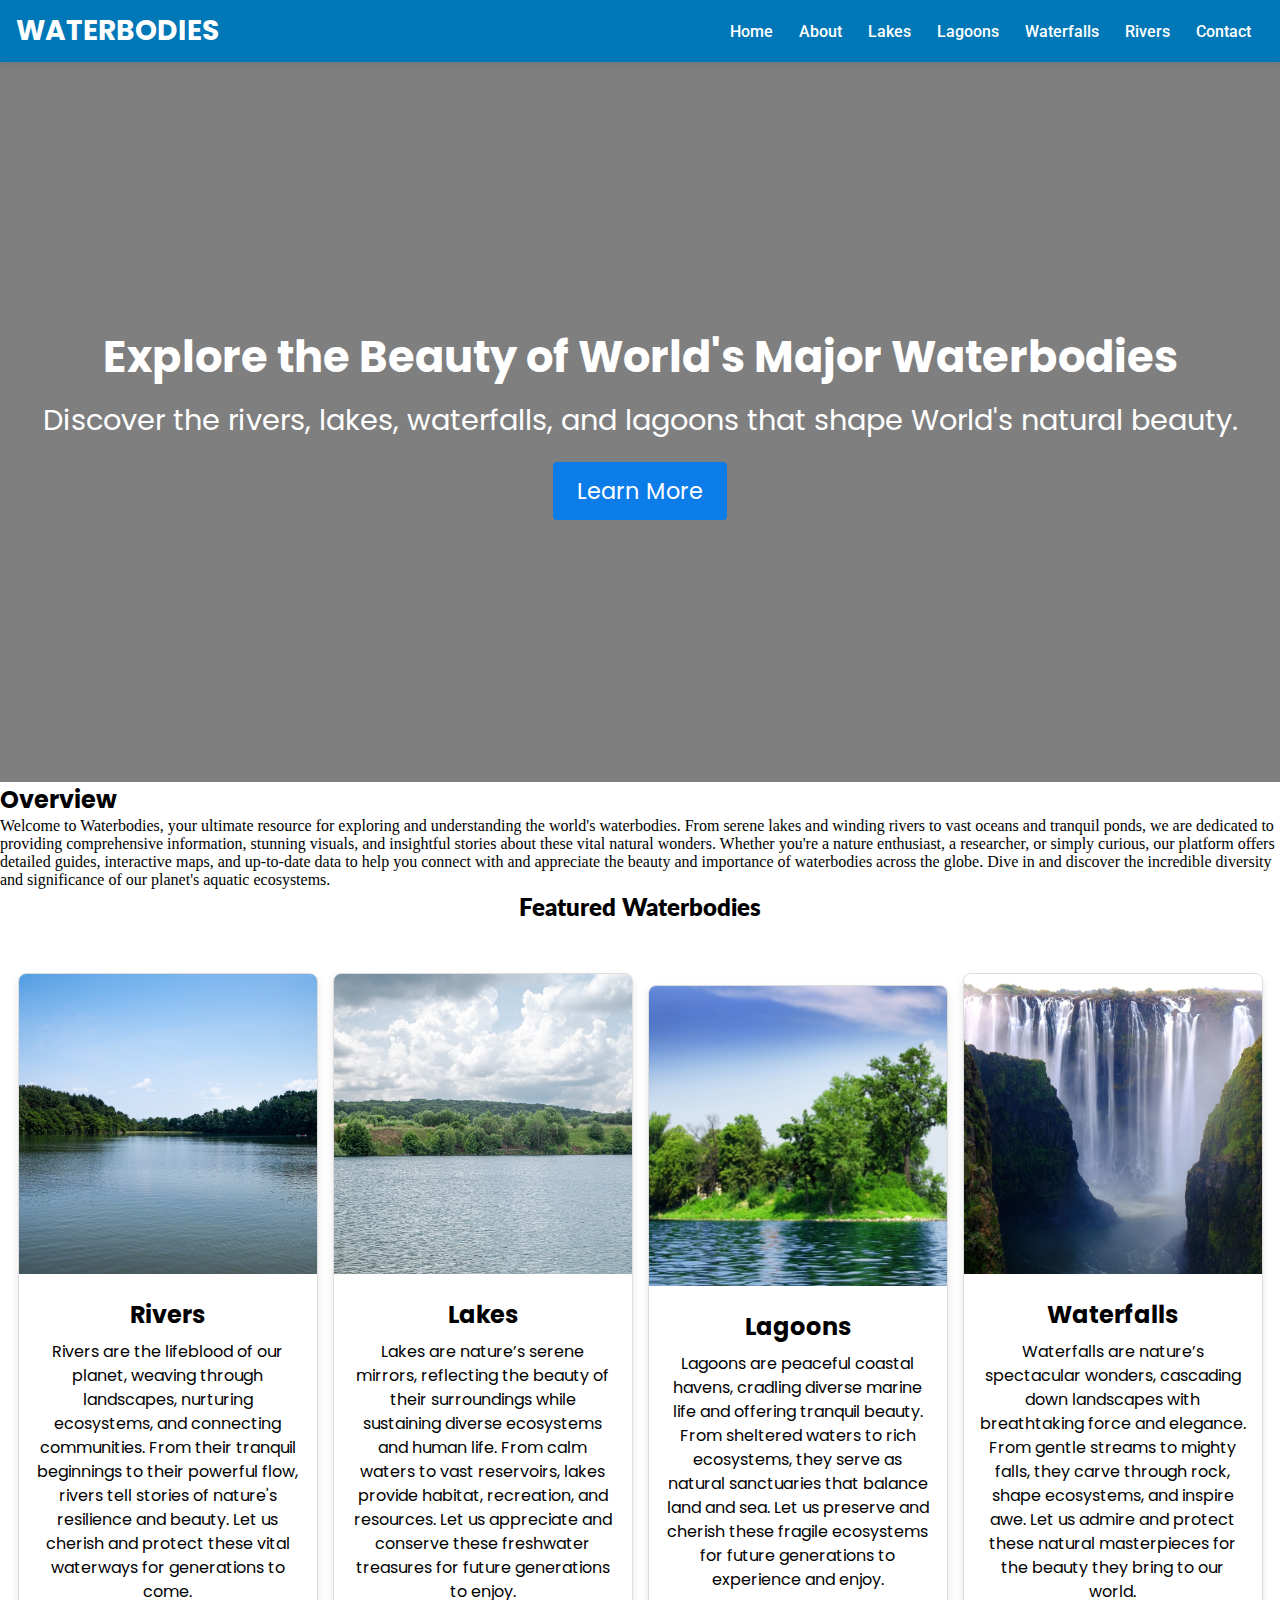
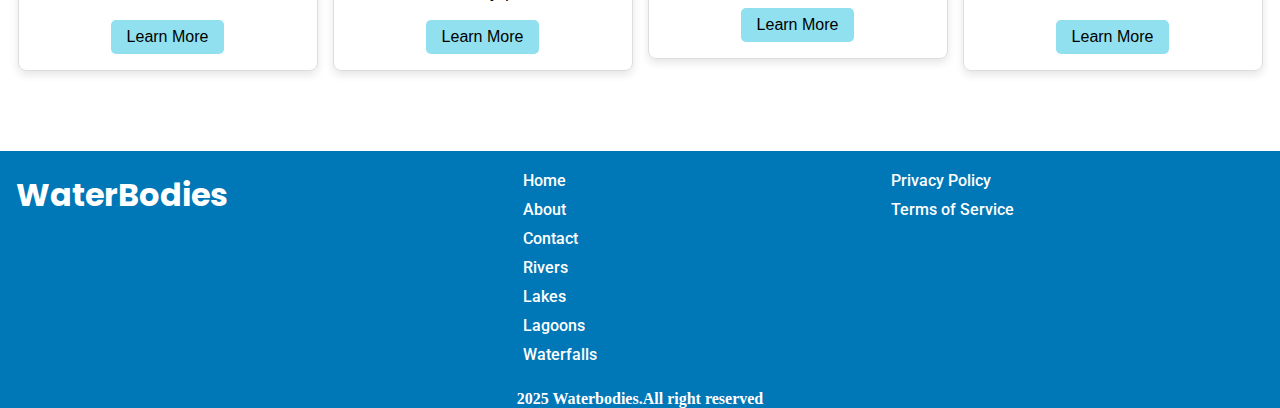
<file: index.html>
<!DOCTYPE html>
<html lang="en">
<head>
  <meta charset="UTF-8">
  <meta name="viewport" content="width=device-width, initial-scale=1.0">
  <title>Waterbodies | World</title>
  <link rel="preconnect" href="https://fonts.googleapis.com">
<link rel="preconnect" href="https://fonts.gstatic.com" crossorigin>
<link href="https://fonts.googleapis.com/css2?family=Lato:ital,wght@0,100;0,300;0,400;0,700;0,900;1,100;1,300;1,400;1,700;1,900&family=Poppins:ital,wght@0,100;0,200;0,300;0,400;0,500;0,600;0,700;0,800;0,900;1,100;1,200;1,300;1,400;1,500;1,600;1,700;1,800;1,900&family=Roboto:ital,wght@0,100..900;1,100..900&display=swap" rel="stylesheet">

<link rel="stylesheet" href="https://cdnjs.cloudflare.com/ajax/libs/font-awesome/6.7.2/css/all.min.css" integrity="sha512-Evv84Mr4kqVGRNSgIGL/F/aIDqQb7xQ2vcrdIwxfjThSH8CSR7PBEakCr51Ck+w+/U6swU2Im1vVX0SVk9ABhg==" crossorigin="anonymous" referrerpolicy="no-referrer" />

<link rel="stylesheet" href="./styles/index.css">
<link rel="stylesheet" href="./styles/base.css">
</head>
<body>
  <header>
    <h1 class="logo"><a href="./index.html">WaterBodies</a></h1>
    <nav id="nav-menu">
      <ul>
        <li><a href="./index.html">Home</a></li>
        <li><a href="./about.html">About</a></li>
        <li><a href="./lakes.html">Lakes</a></li>
        <li><a href="./lagoons.html">Lagoons</a></li>
        <li><a href="./Waterfalls.html">Waterfalls</a></li>
        <li><a href="./rivers.html">Rivers</a></li>
        <li><a href="./contact.html">Contact</a></li>
      </ul>
    </nav>
    <!--Harmburger menu-->
    <div class="harmburger" onclick="toggleMenu()">
      <i class="fa-solid fa-bars"></i>
    </div>
  </header>

  <!--hero section-->

  <main class="hero-section">
    <div class="overlay">
      <h1>Explore the Beauty of World's Major Waterbodies</h1>
      <p>Discover the rivers, lakes, waterfalls, and lagoons that shape World's natural beauty.</p>
      <a href="./about.html" class="btn">Learn More</a>
    </div>
  </main>

  <section class="about-section">
    <h2>Overview</h2>
    <p>Welcome to Waterbodies, your ultimate resource for exploring and understanding the world's waterbodies. From serene lakes and winding rivers to vast oceans and tranquil ponds, we are dedicated to providing comprehensive information, stunning visuals, and insightful stories about these vital natural wonders. Whether you're a nature enthusiast, a researcher, or simply curious, our platform offers detailed guides, interactive maps, and up-to-date data to help you connect with and appreciate the beauty and importance of waterbodies across the globe. Dive in and discover the incredible diversity and significance of our planet's aquatic ecosystems.</p>
  </section>

  <section class="featured-waterbodies">

    <h2>Featured Waterbodies</h2>

    <div class="list-of-waterbodies">
      <div class="card">
          <img src="./images/River-1.jpg" alt="Rivers" class="feature-image">
          <h3 class="feature-title">Rivers</h3>
          <p class="feature-descrip">Rivers are the lifeblood of our planet, weaving through landscapes, nurturing ecosystems, and connecting communities. From their tranquil beginnings to their powerful flow, rivers tell stories of nature's resilience and beauty. Let us cherish and protect these vital waterways for generations to come.</p>
          <button type="button" class="feature-btn">Learn More</button>
        
      </div>
      <div class="card">
          <img src="./images/lakes-1.jpg" alt="Lakes" class="feature-image">
          <h3 class="feature-title">Lakes</h3>
          <p class="feature-descrip">Lakes are nature’s serene mirrors, reflecting the beauty of their surroundings while sustaining diverse ecosystems and human life. From calm waters to vast reservoirs, lakes provide habitat, recreation, and resources. Let us appreciate and conserve these freshwater treasures for future generations to enjoy.</p>
          <button type="button" class="feature-btn">Learn More</button>
      </div>
      <div class="card">
        
          <img src="./images/lagoons.jpg" alt="Lagoons" class="feature-image">
        
        
          <h3 class="feature-title">Lagoons</h3>
          <p class="feature-descrip">Lagoons are peaceful coastal havens, cradling diverse marine life and offering tranquil beauty. From sheltered waters to rich ecosystems, they serve as natural sanctuaries that balance land and sea. Let us preserve and cherish these fragile ecosystems for future generations to experience and enjoy.</p>
          <button type="button" class="feature-btn">Learn More</button>
        
      </div>
      <div class="card">
          <img src="./images/waterfalls.jpg" alt="Waterfalls" class="feature-image">
        
        
          <h3 class="feature-title">Waterfalls</h3>
          <p class="feature-descrip">Waterfalls are nature’s spectacular wonders, cascading down landscapes with breathtaking force and elegance. From gentle streams to mighty falls, they carve through rock, shape ecosystems, and inspire awe. Let us admire and protect these natural masterpieces for the beauty they bring to our world.</p>
          <button type="button" class="feature-btn">Learn More</button>
      </div>
      
    </div>

  </section>

  <section class="footer">
    <div class="footer-1">
      <div class="logo-footer">
        <h1>WaterBodies</h1>
      </div>
      <div class="nav-links_main">
        <ul>
        <li><a href="./index.html">Home</a></li>
        <li><a href="./about.html">About</a></li>
        <li><a href="./contact.html">Contact</a></li>
        <li><a href="./rivers.html">Rivers</a></li>
        <li><a href="./lakes.html">Lakes</a></li>
        <li><a href="./lagoons.html">Lagoons</a></li>
        <li><a href="./Waterfalls.html">Waterfalls</a></li>
        </ul>
      </div>

      <div class="policy-section">
      <ul>
        <li><a href="#">Privacy Policy</a></li>
        <li><a href="#">Terms of Service</a></li>
      </ul>
      </div>
    </div>

    <div class="footer-2">
      <p>2025 Waterbodies.All right reserved</p>
    </div>
    
  </section>

  <script src="./scripts/index.js"></script>
</body>
</html>
</file>
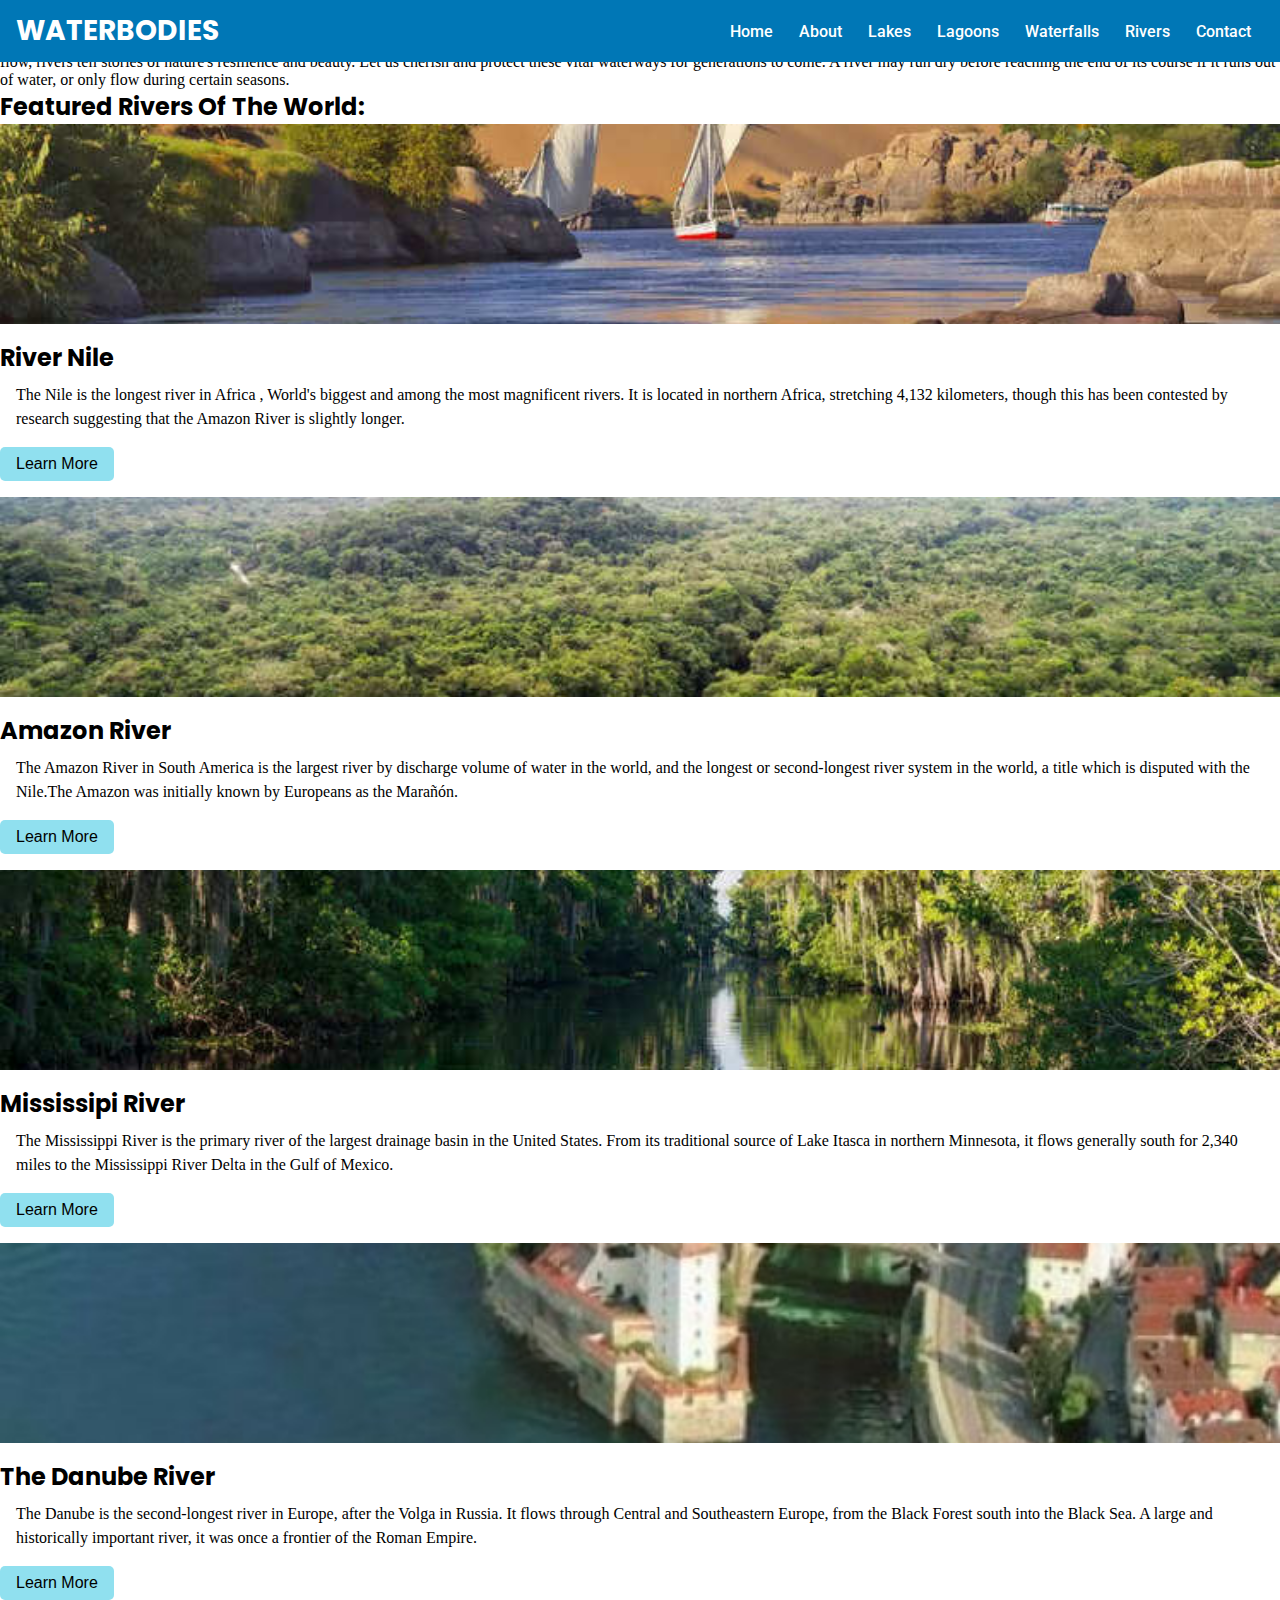
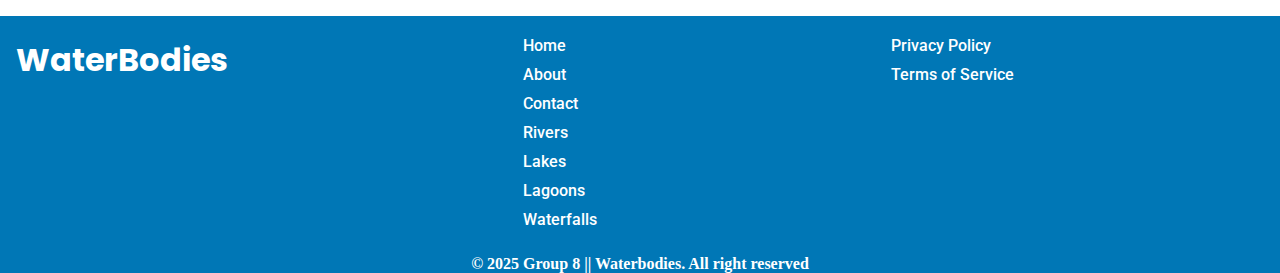
<file: lakescc.html>
<!DOCTYPE html>
<html lang="en">
<head>
  <meta charset="UTF-8">
  <meta name="viewport" content="width=device-width, initial-scale=1.0">
  <title>Rivers</title>
  <link rel="stylesheet" href="./styles/lakesccc.css">
  <link rel="stylesheet" href="./styles/base.css">
  <link rel="preconnect" href="https://fonts.googleapis.com">
<link rel="preconnect" href="https://fonts.gstatic.com" crossorigin>
<link href="https://fonts.googleapis.com/css2?family=Lato:ital,wght@0,100;0,300;0,400;0,700;0,900;1,100;1,300;1,400;1,700;1,900&family=Poppins:ital,wght@0,100;0,200;0,300;0,400;0,500;0,600;0,700;0,800;0,900;1,100;1,200;1,300;1,400;1,500;1,600;1,700;1,800;1,900&family=Roboto:ital,wght@0,100..900;1,100..900&display=swap" rel="stylesheet">
<link rel="stylesheet" href="https://cdnjs.cloudflare.com/ajax/libs/font-awesome/6.7.2/css/all.min.css" integrity="sha512-Evv84Mr4kqVGRNSgIGL/F/aIDqQb7xQ2vcrdIwxfjThSH8CSR7PBEakCr51Ck+w+/U6swU2Im1vVX0SVk9ABhg==" crossorigin="anonymous" referrerpolicy="no-referrer" />
</head>
<body>
  <header>
    <h1 class="logo"><a href="index.html">WaterBodies</a></h1>
    <nav id="nav-menu">
      <ul>
        <li><a href="./index.html">Home</a></li>
        <li><a href="./about.html">About</a></li>
        <li><a href="./lakes.html">Lakes</a></li>
        <li><a href="./lagoons.html">Lagoons</a></li>
        <li><a href="./Waterfalls.html">Waterfalls</a></li>
        <li><a href="./rivers.html">Rivers</a></li>
        <li><a href="./contact.html">Contact</a></li>
      </ul>
    </nav>
    <!--Harmburger menu-->
    <div class="harmburger" onclick="toggleMenu()">
      <i class="fa-solid fa-bars"></i>
    </div>
  </header>

  <section id="hero-section_rivers">
    <h2>Rivers</h2>
    <p>Rivers are bodies of water or natural freshwater stream that flow and usually empty into a larger body of water, such as an ocean, lake, or another river. From their tranquil beginnings to their powerful flow, rivers tell stories of nature's resilience and beauty. Let us cherish and protect these vital waterways for generations to come. A river may run dry before reaching the end of its course if it runs out of water, or only flow during certain seasons.</p>
  </section>

  <section class="featured-rivers">

    <h2>Featured Rivers Of The World:</h2>

    <div class="list-of-rivers">
      <div class="card" id="card-1">
          <img src="./images/The-Nile-Egypt.jpg" alt="Rivers" class="feature-image">
          <h3 class="feature-title">River Nile</h3>
          <p class="feature-descrip">The Nile is the longest river in Africa , World's biggest and among the most magnificent rivers. It is located in northern Africa, stretching 4,132 kilometers, though this has been contested by research suggesting that the Amazon River is slightly longer.
          </p>
          <a href="./river_nile.html"><button type="button" class="feature-btn">Learn More</button></a>
      </div>

      <div class="card" id="card-2">
          <img src="./images/The-Amazon-River-South-America.jpg" alt="Lakes" class="feature-image">
          <h3 class="feature-title">Amazon River</h3>
          <p class="feature-descrip">The Amazon River in South America is the largest river by discharge volume of water in the world, and the longest or second-longest river system in the world, a title which is disputed with the Nile.The Amazon was initially known by Europeans as the Marañón.</p>
          <button type="button" class="feature-btn">Learn More</button>
      </div>

      <div class="card" id="card-3">
          <img src="./images/Mississippi-River-North-America.jpg" alt="Lagoons" class="feature-image">        
          <h3 class="feature-title">Mississipi River</h3>
          <p class="feature-descrip">The Mississippi River is the primary river of the largest drainage basin in the United States. From its traditional source of Lake Itasca in northern Minnesota, it flows generally south for 2,340 miles to the Mississippi River Delta in the Gulf of Mexico.</p>
          <button type="button" class="feature-btn">Learn More</button>
      </div>

      <div class="card" id="card-4">
          <img src="./images/danube-river.jpeg" alt="Waterfalls" class="feature-image">        
          <h3 class="feature-title">The Danube River</h3>
          <p class="feature-descrip">The Danube is the second-longest river in Europe, after the Volga in Russia. It flows through Central and Southeastern Europe, from the Black Forest south into the Black Sea. A large and historically important river, it was once a frontier of the Roman Empire.</p>
          <button type="button" class="feature-btn">Learn More</button>
      </div>
      
    </div>

  </section>

  <section class="footer">
    <div class="footer-1">
      <div class="logo-footer">
        <h1>WaterBodies</h1>
      </div>
      <div class="nav-links_main">
        <ul>
        <li><a href="./index.html">Home</a></li>
        <li><a href="./about.html">About</a></li>
        <li><a href="./contact.html">Contact</a></li>
        <li><a href="./rivers.html">Rivers</a></li>
        <li><a href="./lakes.html">Lakes</a></li>
        <li><a href="./lagoons.html">Lagoons</a></li>
        <li><a href="./Waterfalls.html">Waterfalls</a></li>
        </ul>
      </div>

      <div class="policy-section">
      <ul>
        <li><a href="#">Privacy Policy</a></li>
        <li><a href="#">Terms of Service</a></li>
      </ul>
      </div>
    </div>

    <div class="footer-2">
      <p>&copy; 2025 Group 8 || Waterbodies. All right reserved</p>
    </div>
    
  </section>
  
</body>
</html>
</file>
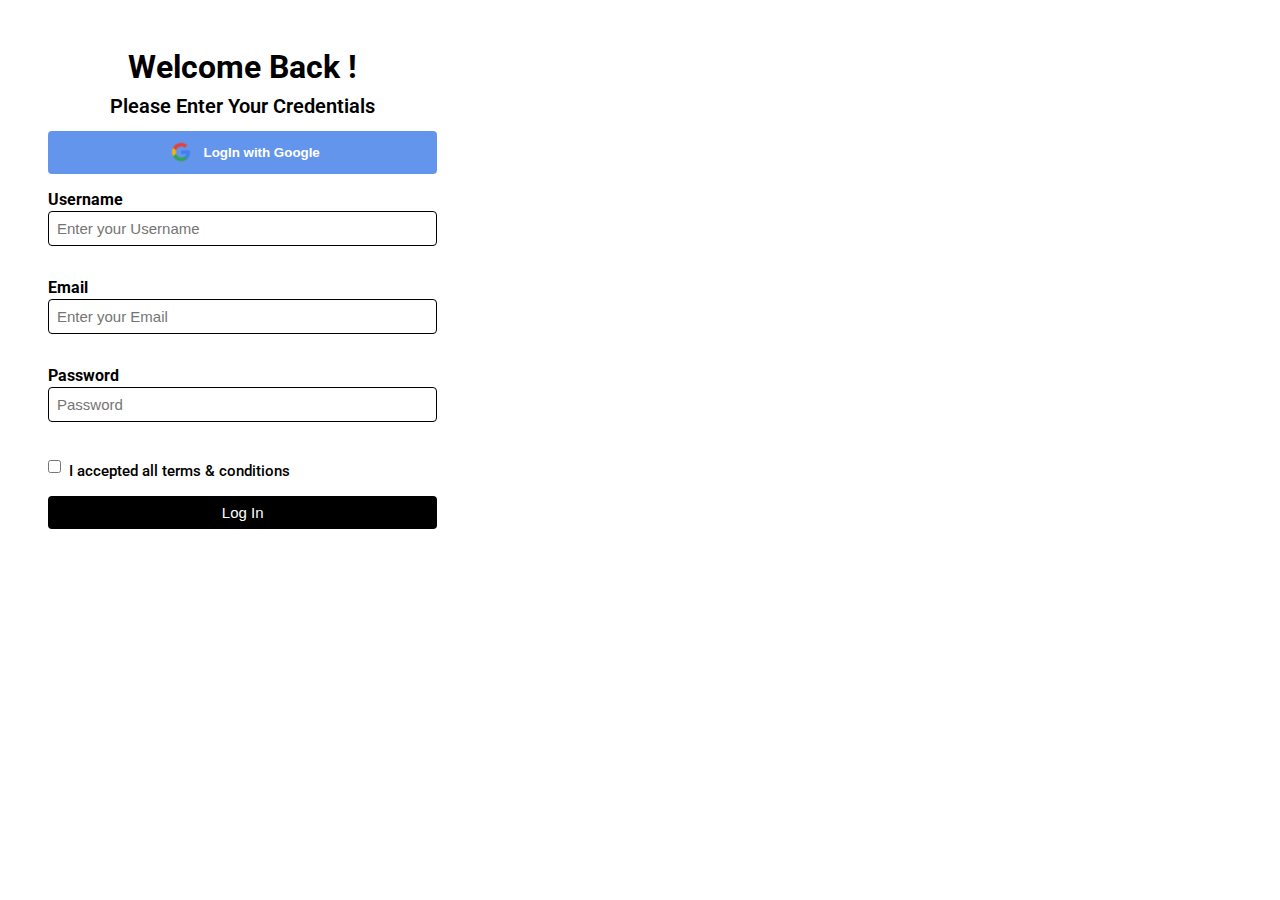
<file: login.html>
<!DOCTYPE html>
<html lang="en">
<head>
  <meta charset="UTF-8">
  <meta name="viewport" content="width=device-width, initial-scale=1.0">
  <title>LogIn | Waterbodies</title>
  <link rel="stylesheet" href="./styles/login.css">
  <link rel="preconnect" href="https://fonts.googleapis.com">
<link rel="preconnect" href="https://fonts.gstatic.com" crossorigin>
<link href="https://fonts.googleapis.com/css2?family=Lato:ital,wght@0,100;0,300;0,400;0,700;0,900;1,100;1,300;1,400;1,700;1,900&family=Poppins:ital,wght@0,100;0,200;0,300;0,400;0,500;0,600;0,700;0,800;0,900;1,100;1,200;1,300;1,400;1,500;1,600;1,700;1,800;1,900&family=Roboto:ital,wght@0,100..900;1,100..900&display=swap" rel="stylesheet">
</head>
<body>
  <main class="login_container">
      <section class="login_section">
        <h1> Welcome Back !</h1>
        <p>Please Enter Your Credentials</p>
        <button type="submit" class="google-login">
          <img src="./images/7123025_logo_google_g_icon.png" alt="google-icon">
          LogIn with Google
        </button>

        <form action="insert.php" method="POST">
          <div class="form-group">
            <label for="name">Username</label>
            <input  type="text" id="username"  placeholder="Enter your Username" name="name">
          </div>
          <div class="form-group">
            <label for="email">Email</label>
            <input  type="email" id="username"  placeholder="Enter your Email" name="email">
          </div>
          <div class="form-group">
            <label for="psswrd">Password</label>
            <input type="password" id="psswrd" placeholder="Password " required>
          </div>
          <div class="term-section">
            <input type="checkbox" name="" id="terms">
            <p>I accepted all terms & conditions</p>
          </div>
        </form>

        <button type="button" class="sign-up_btn" onclick="checkLogin()">Log In</button>
        <p class="error" id="error-message"></p>
      </section>

      <section class="sign-up_background">
        <div class="slideshow">
          <img src="./images/beautiful-park_1127-3054.jpg" alt="beautiful-park">
          <img src="./images/lagoons.jpg" alt="">
          <img src="./images/lakes-1.jpg" alt="">
        </div>
        
      </section>
  </main>
  <script>
    function checkLogin() {
        const fixedUsername = "admin";  // Set your fixed username
        const fixedPassword = "password123"; // Set your fixed password

        let enteredUsername = document.getElementById("username").value;
        let enteredPassword = document.getElementById("psswrd").value;

        if (enteredUsername === fixedUsername && enteredPassword === fixedPassword) {
            window.location.href = "./index.html"; // Redirect to another page after login
        } else {
            document.getElementById("error-message").textContent = "Invalid username or password!";
        }
    }
</script>
  <script>
    const images = document.querySelectorAll('.slideshow img');
    let currentIndex = 0;

    function showNextImage() {
      // Hide the current image
      images[currentIndex].classList.remove('active');

      // Move to the next image
      currentIndex = (currentIndex + 1) % images.length;

      // Show the next image
      images[currentIndex].classList.add('active');
    }

    // Change image every 5 seconds
    setInterval(showNextImage, 5000);
  </script>
</body>
</html>
</file>
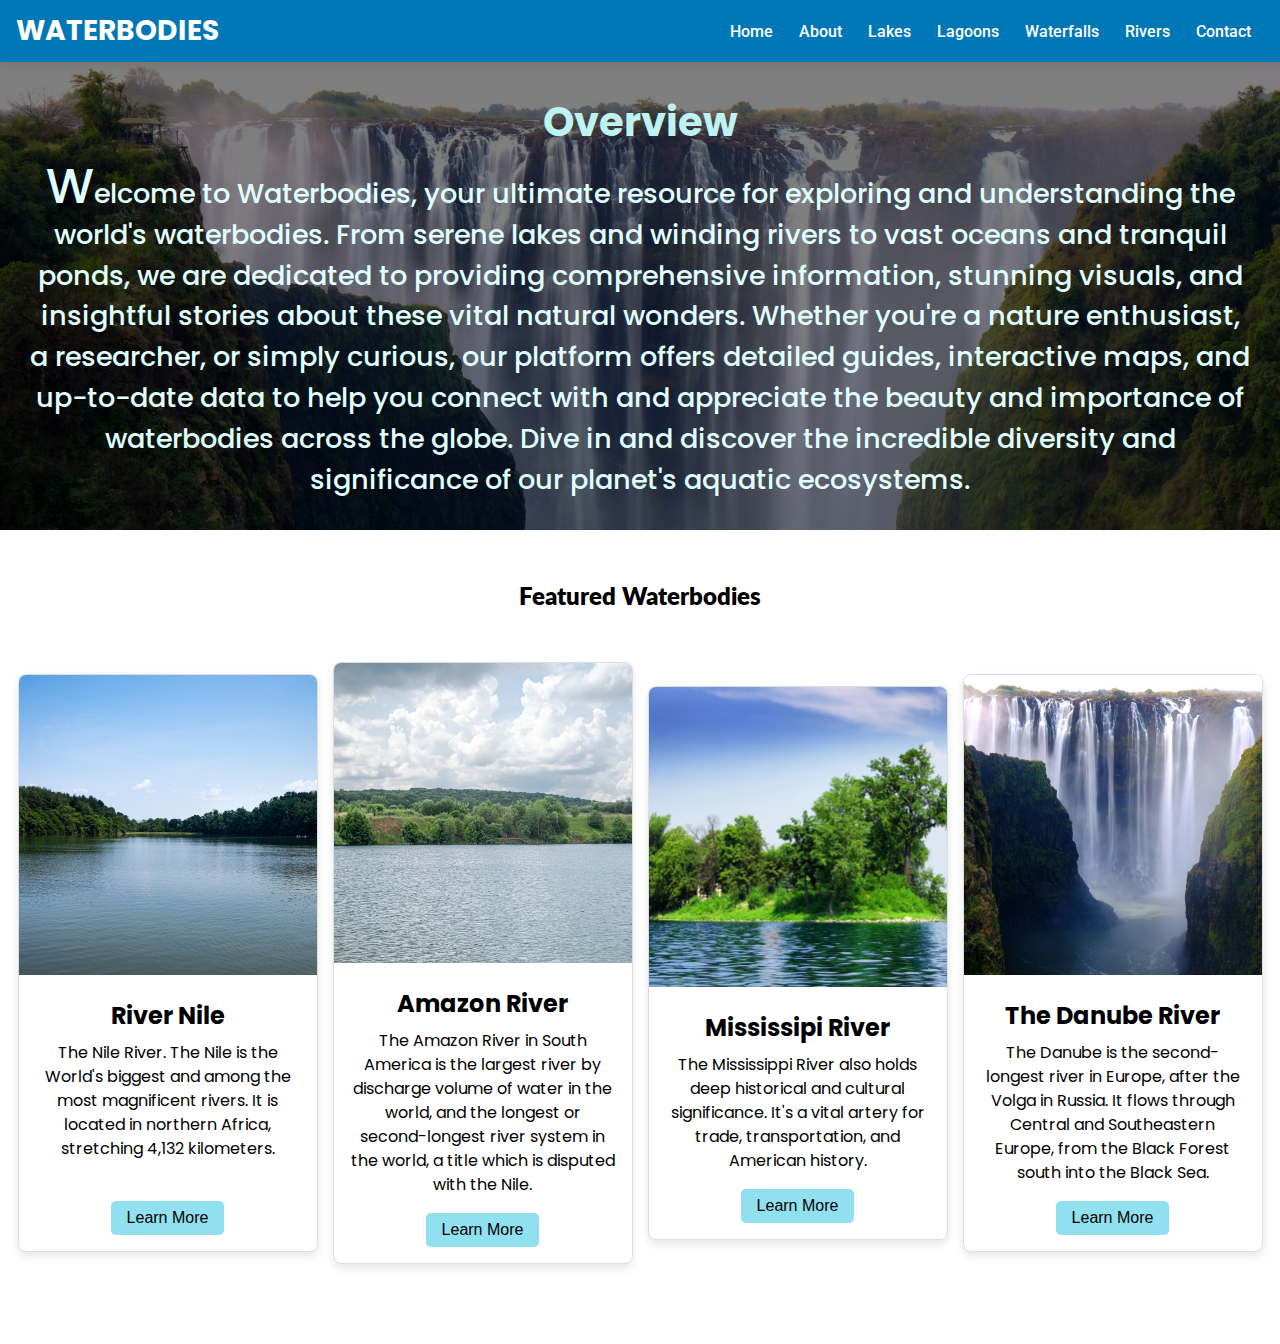
<file: rivers.html>
<!DOCTYPE html>
<html lang="en">
<head>
  <meta charset="UTF-8">
  <meta name="viewport" content="width=device-width, initial-scale=1.0">
  <title>Rivers</title>
  <link rel="stylesheet" href="./styles/index.css">
  <link rel="stylesheet" href="./styles/base.css">
  <link rel="preconnect" href="https://fonts.googleapis.com">
<link rel="preconnect" href="https://fonts.gstatic.com" crossorigin>
<link href="https://fonts.googleapis.com/css2?family=Lato:ital,wght@0,100;0,300;0,400;0,700;0,900;1,100;1,300;1,400;1,700;1,900&family=Poppins:ital,wght@0,100;0,200;0,300;0,400;0,500;0,600;0,700;0,800;0,900;1,100;1,200;1,300;1,400;1,500;1,600;1,700;1,800;1,900&family=Roboto:ital,wght@0,100..900;1,100..900&display=swap" rel="stylesheet">
<link rel="stylesheet" href="https://cdnjs.cloudflare.com/ajax/libs/font-awesome/6.7.2/css/all.min.css" integrity="sha512-Evv84Mr4kqVGRNSgIGL/F/aIDqQb7xQ2vcrdIwxfjThSH8CSR7PBEakCr51Ck+w+/U6swU2Im1vVX0SVk9ABhg==" crossorigin="anonymous" referrerpolicy="no-referrer" />
</head>
<body>
  <header>
    <h1 class="logo"><a href="index.html">WaterBodies</a></h1>
    <nav id="nav-menu">
      <ul>
        <li><a href="./index.html">Home</a></li>
        <li><a href="./about.html">About</a></li>
        <li><a href="./lakes.html">Lakes</a></li>
        <li><a href="./lagoons.html">Lagoons</a></li>
        <li><a href="./Waterfalls.html">Waterfalls</a></li>
        <li><a href="./rivers.html">Rivers</a></li>
        <li><a href="./contact.html">Contact</a></li>
      </ul>
    </nav>
    <!--Harmburger menu-->
    <div class="harmburger" onclick="toggleMenu()">
      <i class="fa-solid fa-bars"></i>
    </div>
  </header>

  <section id="about-section">
    <h2>Overview</h2>
    <p>Welcome to Waterbodies, your ultimate resource for exploring and understanding the world's waterbodies. From serene lakes and winding rivers to vast oceans and tranquil ponds, we are dedicated to providing comprehensive information, stunning visuals, and insightful stories about these vital natural wonders. Whether you're a nature enthusiast, a researcher, or simply curious, our platform offers detailed guides, interactive maps, and up-to-date data to help you connect with and appreciate the beauty and importance of waterbodies across the globe. Dive in and discover the incredible diversity and significance of our planet's aquatic ecosystems.</p>
  </section>
  
  <section class="featured-waterbodies">

    <h2>Featured Waterbodies</h2>

    <div class="list-of-waterbodies">
      <div class="card" id="card-1">
          <img src="./images/River-1.jpg" alt="Rivers" class="feature-image">
          <h3 class="feature-title">River Nile</h3>
          <p class="feature-descrip">The Nile River. The Nile is the World's biggest and among the most magnificent rivers. It is located in northern Africa, stretching 4,132 kilometers.
          <br>
          <br>
          </p>
          <button type="button" class="feature-btn">Learn More</button>
        
      </div>
      <div class="card" id="card-2">
          <img src="./images/lakes-1.jpg" alt="Lakes" class="feature-image">
          <h3 class="feature-title">Amazon River</h3>
          <p class="feature-descrip">The Amazon River in South America is the largest river by discharge volume of water in the world, and the longest or second-longest river system in the world, a title which is disputed with the Nile.</p>
          <button type="button" class="feature-btn">Learn More</button>
      </div>
      <div class="card" id="card-3">
        
          <img src="./images/lagoons.jpg" alt="Lagoons" class="feature-image">
        
        
          <h3 class="feature-title">Mississipi River</h3>
          <p class="feature-descrip">The Mississippi River also holds deep historical and cultural significance. It's a vital artery for trade, transportation, and American history.</p>
          <button type="button" class="feature-btn">Learn More</button>
        
      </div>
      <div class="card" id="card-4">
          <img src="./images/waterfalls.jpg" alt="Waterfalls" class="feature-image">
        
        
          <h3 class="feature-title">The Danube River</h3>
          <p class="feature-descrip">The Danube is the second-longest river in Europe, after the Volga in Russia. It flows through Central and Southeastern Europe, from the Black Forest south into the Black Sea.</p>
          <button type="button" class="feature-btn">Learn More</button>
      </div>
      
    </div>

  </section>

  <script src="./scripts/index.js"></script>
</body>
</html>
</file>
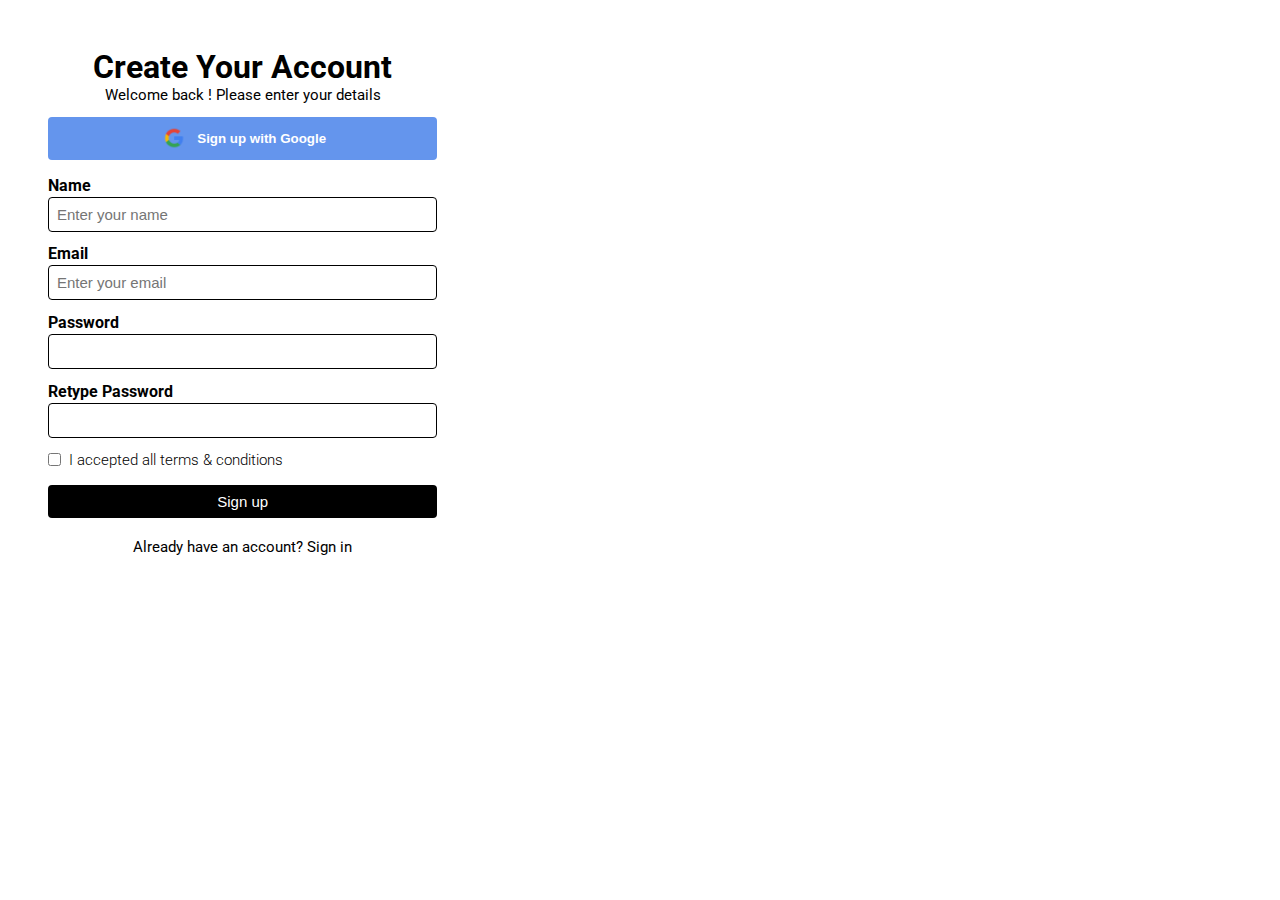
<file: signup.html>
<!DOCTYPE html>
<html lang="en">
<head>
  <meta charset="UTF-8">
  <meta name="viewport" content="width=device-width, initial-scale=1.0">
  <title>Signup | Waterbodies</title>
  <link rel="stylesheet" href="./styles/signup.css">
  <link rel="preconnect" href="https://fonts.googleapis.com">
<link rel="preconnect" href="https://fonts.gstatic.com" crossorigin>
<link href="https://fonts.googleapis.com/css2?family=Lato:ital,wght@0,100;0,300;0,400;0,700;0,900;1,100;1,300;1,400;1,700;1,900&family=Poppins:ital,wght@0,100;0,200;0,300;0,400;0,500;0,600;0,700;0,800;0,900;1,100;1,200;1,300;1,400;1,500;1,600;1,700;1,800;1,900&family=Roboto:ital,wght@0,100..900;1,100..900&display=swap" rel="stylesheet">
</head>
<body>
  <main class="sign-up_container">
      <section class="sign-up_section">
        <h1>Create Your Account</h1>
        <p>Welcome back ! Please enter your details</p>
        <button type="submit" class="google-sign_up">
          <img src="./images/7123025_logo_google_g_icon.png" alt="google-icon">
          Sign up with Google
        </button>

        <form action="">
          <div class="form-group">
            <label for="name">Name</label>
            <input type="text" id="name" required placeholder="Enter your name">
          </div>
          <div class="form-group">
            <label for="email">Email</label>
            <input  type="email" id="email" required placeholder="Enter your email">
          </div>
          <div class="form-group">
            <label for="psswrd">Password</label>
            <input type="password" id="psswrd" required>
          </div>
          <div class="form-group">
            <label for="psswrd">Retype Password</label>
            <input type="password" id="psswrd" required>
          </div>
          <div class="term-section">
            <input type="checkbox" name="" id="terms">
            <p>I accepted all terms & conditions</p>
          </div>
        </form>

        <button type="button" class="sign-up_btn">Sign up</button> 
        <p class="already">Already have an account?<a href="./login.html">Sign in</a></p>
      </section>

      <section class="sign-up_background">
        <div class="slideshow">
          <img src="./images/beautiful-park_1127-3054.jpg" alt="beautiful-park">
          <img src="./images/lagoons.jpg" alt="">
          <img src="./images/lakes-1.jpg" alt="">
        </div>
        
      </section>
  </main>
  <script>
    const images = document.querySelectorAll('.slideshow img');
    let currentIndex = 0;

    function showNextImage() {
      // Hide the current image
      images[currentIndex].classList.remove('active');

      // Move to the next image
      currentIndex = (currentIndex + 1) % images.length;

      // Show the next image
      images[currentIndex].classList.add('active');
    }

    // Change image every 5 seconds
    setInterval(showNextImage, 5000);
  </script>
</body>
</html>
</file>
<file: styles/index.css>
header {
  color: #ffffff; /* Changed to full hex code for clarity */
  background-color: #0077B6;
  display: flex; /* Changed to flex for proper alignment */
  justify-content: space-between;
  align-items: center;
  padding: 10px 16px;
  position: relative; /* Changed to relative for proper stacking context */
  z-index: 1000;
  box-shadow: 0 2px 10px rgba(0, 0, 0, 0.1);
}

header h1 {
  font-size: 28px;
  font-weight: 700;
  text-transform: uppercase;
}

header nav ul {
  display: flex;
  list-style: none;
  justify-content: center;
  padding: 0; /* Added to remove default padding */
  margin: 0; /* Added to remove default margin */
}

header ul a {
  font-size: 16px;
  font-family: "Roboto", sans-serif;
  font-weight: 500;
  padding: 12px 13px;
  color: #ffffff; /* Ensure text is visible on header background */
  text-decoration: none; /* Remove underline */
}

header ul a:hover {
  color: #90E0EF;
  border-bottom: 2px solid #90E0EF;
}

.nav-menu {
  flex-grow: 1; /* Allow nav to take available space */
}


input {
  padding: 8px;
  width: 150px;
}

button {
  padding: 8px;
  cursor: pointer;
}

.profile-dropdown {
  color: #000;
  background-color: #f9fafa;
  border-radius: 50px;
  position: relative;
  
}

.profile-dropdown:hover .dropdown-content {
  display: block; /* Show dropdown on hover */
}

.upload {
  display: flex;
  align-items: center;
  cursor: pointer;
  padding: 5px;
  border-radius: 50px;
  transition: background-color 0.3s;
}

.upload:hover {
  background-color: #6da4e1; /* Change background color on hover */
}

#profileImage {
  width: 30px;
  height: 30px;
  border-radius: 50%;
  object-fit: cover; /* Ensures the image covers the area without distortion */
  border: 2px solid #62b3e5; /* Optional: border around the profile image */
}

.dropdown-arrow {
  margin-left: 8px;
  color: #666;
  transition: transform 0.3s; /* Smooth transition for rotation */
}

.dropdown-content {
  display: none; /* Hidden by default */
  position: absolute;
  right: 0;
  background-color: white;
  min-width: 180px; /* Minimum width of the dropdown */
  box-shadow: 0 8px 16px rgba(0, 0, 0, 0.1); /* Shadow for depth */
  border-radius: 8px; /* Rounded corners */
  padding: 10px 0; /* Padding around the dropdown items */
  z-index: 1000; /* Ensure it appears above other elements */
  margin-top: 5px; /* Space between the upload area and dropdown */
}

.dropdown-content a {
  color: #333; /* Text color for links */
  padding: 10px 20px; /* Padding for links */
  text-decoration: none; /* Remove underline from links */
  display: block; /* Make links block elements */
  transition: background-color 0.3s; /* Smooth background color transition */
}

.dropdown-content a:hover {
  background-color: #f5f5f5; /* Background color on hover */
  color: #4caf50; /* Change text color on hover */
}

.dropdown-content i {
  margin-right: 10px; /* Space between icon and text */
  width: 20px; /* Fixed width for icons */
  text-align: center; /* Center align icons */
}

.show {
  display: block; /* Show the dropdown when the class is added */
  animation: fadeIn 0.3s; /* Fade-in animation */
}

@keyframes fadeIn {
  from {
    opacity: 0; /* Start transparent */
    transform: translateY(-10px); /* Start slightly above */
  }
  to {
    opacity: 1; /* Fully visible */
    transform: translateY(0); /* Move to original position */
  }
}

.rotate {
  transform: rotate(180deg); /* Rotate the dropdown arrow */
}

.harmburger {
  display: none; /* Initially hidden, will be shown in media queries */
}

.hero-section {
  position: relative; /* Corrected from display: relative */
  width: 100%;
  height: 80vh;
  background-position: center;
  background-size: cover;
  animation: slideshow 15s infinite;
}

.overlay {
  position: absolute; /* Corrected from display: absolute */
  width: 100%;
  height: 100%;
  display: flex;
  align-items: center;
  justify-content: center;
  flex-direction: column;
  background-color: rgba(0, 0, 0, 0.5);
  color: #ffffff; /* Changed to full hex code for clarity */
  padding: 20px;
}

.overlay h1 {
  font-size: 2.7rem;
  margin-bottom: 10px;
}

.overlay p {
  font-size: 1.8rem;
  margin-bottom: 20px;
  font-family: "Poppins", serif;
}

.btn {
  background-color: #0C7CE8;
  padding: 12px 24px;
  font-family: "Poppins", serif;
  font-size: 1.4rem;
  border-radius: 4px;
}

@keyframes slideshow {
  10% {
    background-image: url('../images/lakes-1.jpg');
  }
  33% {
    background-image: url('../images/lagoons.jpg');
  }
  66% {
    background-image: url('../images/waterfalls.jpg');
  }
  100% {
    background-image: url('../images/River-1.jpg');
  }
}

#about-section {
  display: flex;
  align-items: center;
  justify-content: center;
  flex-direction: column;
  padding: 30px; /* Combined padding */
  background-image: linear-gradient(rgba(0, 0, 0, 0.5), rgba(0, 0, 0, 0.5)), url("../images/waterfalls.jpg");
  background-size: cover;
  width: 100%;
  margin-bottom: 3rem;
}

#about-section p {
  line-height: 150%;
  font-weight: 500;
  font-family: "Poppins", serif;
  font-size: 1.7rem;
  text-align: center;
  color: #E0FFFF;
}

#about-section p::first-letter {
  font-size: 3rem;
}

#about-section h2 {
  font-weight: 700;
  font-size: 2.5rem;
  margin-bottom: 15px;
  color: #bef3f3;
}

.featured-waterbodies {
  display: flex;
  align-items: center;
  justify-content: center;
  flex-direction: column;
  margin-bottom: 4rem;
  padding: 0 5px; /* Combined padding */
}

.featured-waterbodies h2 {
  margin-bottom: 3rem;
  font-weight: 800;
  line-height: 150%;
  font-family: "Lato", serif;
}

.list-of-waterbodies {
  display: flex;
  justify-content: center;
  align-items: center;
  gap: 15px;
  flex-wrap: wrap;
}

.list-of-waterbodies .card {
  width: 300px;
  overflow: hidden;
  border: 1px solid #ddd;
  font-family: "Poppins", serif;
  box-shadow: 0 4px 8px rgba(0, 0, 0, 0.1);
  border-radius: 8px;
  text-align: center;
  margin-bottom: 16px;
  cursor: pointer;
}

.feature-image {
  height: 300px;
  width: 100%;
  object-fit: cover;
}

.feature-title {
  font-size: 1.5rem;
  margin: 16px 0 8px 0;
}

.feature-descrip {
  line-height: 1.5;
  font-size: 1rem;
  margin: 0 16px 16px 16px;
}

.feature-btn {
  border: none;
  cursor: pointer;
  font-size: 1rem;
  border-radius: 5px;
  background-color: #90E0EF;
  padding: 8px 16px;
  margin-bottom: 1rem;
}

.footer {
  background-color: #0077B6;
  padding: 20px 16px 0 16px;
  display: flex;
  flex-direction: column;
  justify-content: center;
  align-items: flex-start;
  gap: 1rem;
}

.footer-1 {
  display: flex;
  width: 80%;
  justify-content: space-between;
}

.logo-footer h1 {
  color: #fff;
  font-weight: 700;
}

.nav-links_main ul li {
  list-style: none;
  padding-bottom: 10px;
}

.nav-links_main ul li a {
  font-weight: 500;
  font-size: 16px;
  font-family: "Roboto", sans-serif;
  color: #ffffff; /* Ensure text is visible on footer background */
}

.nav-links_main ul li a:hover {
  color: #90E0EF; /* Change color on hover */
  border-bottom: 2px solid #90E0EF; /* Add underline on hover */
}

.policy-section ul li {
  list-style: none;
  padding-bottom: 10px;
}

.policy-section ul li a {
  font-weight: 500;
  font-size: 16px;
  font-family: "Roboto", sans-serif;
  color: #ffffff; /* Ensure text is visible on footer background */
}

.policy-section ul li a:hover {
  color: #90E0EF; /* Change color on hover */
  border-bottom: 2px solid #90E0EF; /* Add underline on hover */
}

.footer-2 {
  color: #fff;
  font-weight: 700;
  align-self: center;
}

/* Media Queries for Responsiveness */
@media (max-width: 768px) {
  header nav {
    display: none; /* Hide nav on smaller screens */
    width: 100%;
    position: absolute;
    top: 60px;
    left: 0;
    background-color: #0077B6;
    text-align: center;
  }

  header nav ul {
    flex-direction: column; /* Stack nav items vertically */
    padding: 0; /* Remove padding */
    margin: 0; /* Remove margin */
  }

  header nav ul li {
    margin: 16px 0; /* Space between nav items */
  }

  header ul a {
    padding: 10px;
    display: block; /* Make links block elements */
  }

  .harmburger {
    display: block; /* Show hamburger menu */
    cursor: pointer;
    font-size: 24px;
  }

  header nav.active {
    display: block; /* Show nav when active */
  }

  .overlay {
    padding: 10px;
    text-align: center;
  }

  .overlay h1 {
    font-size: 1.5rem; /* Adjust font size for smaller screens */
  }

  .overlay p {
    font-size: 1rem; /* Adjust font size for smaller screens */
  }

  .btn {
    padding: 10px 20px; /* Adjust button padding */
    font-size: 1rem; /* Adjust font size */
  }

  #about-section h2 {
    font-size: 2rem; /* Adjust heading size */
    margin-bottom: 10px;
  }

  #about-section p {
    font-size: 1rem; /* Adjust paragraph size */
    line-height: 160%; /* Adjust line height */
  }

  .list-of-waterbodies .card {
    width: 250px; /* Adjust card width */
  }

  .list-of-waterbodies {
    gap: 15px; /* Space between cards */
  }

  .list-of-waterbodies .feature-title {
    font-size: 1rem; /* Adjust title size */
  }

  .list-of-waterbodies .feature-descrip {
    font-size: 0.9rem; /* Adjust description size */
  }

  .feature-btn {
    font-size: 0.8rem; /* Adjust button size */
    padding: 5px 10px; /* Adjust button padding */
  }
}

@media (max-width: 480px) {
  header .logo {
    font-size: 24px; /* Adjust logo size */
  }

  .footer-1 {
    width: 100%; /* Full width for footer */
  }

  .logo-footer h1 {
    margin-right: 15px;
    text-align: center; /* Center align footer logo */
  }
}
</file>
<file: styles/base.css>
*{
  box-sizing: border-box;
  margin: 0;
  padding: 0;
}
h1, h2, h3, h4{
  margin: 0;
  font-family: "Poppins",
    serif;
}
p{
  margin: 0;
}

a{
  text-decoration: none;
  color: #ffff;
}
</file>
<file: styles/lakesccc.css>
/* CSS for lakes main page */
header{
  color: #ffff;
  background-color: #0077B6;
  display: flex;
  justify-content: space-between;
  align-items: center;
  padding: 10px 16px;
  position: fixed;
  top: 0;
  left: 0;
  width: 100%;
}
header h1{
  font-size: 28px;
  font-weight: 700;
  text-transform: uppercase;

}

header nav ul{
  display: flex;
  list-style: none;
  align-items: flex-start;
  justify-content: center;
}
header ul a{
  font-size: 16px;
  font-family: "Roboto",
    sans-serif;
  font-weight: 500;
  padding: 12px 13px;
}

header ul a:hover{
  color: #90E0EF;
  border-bottom: 2px solid #90E0EF;
}

.harmburger{
  display: none;
}

/*.hero-section{
  display: relative;
  width: 100%;
  height: 80vh;
  background-position: center;
  background-size: cover;
  animation: slideshow 15s infinite;
}

.overlay{
  display: absolute;
  width: 100%;
  height: 100%;
  display: flex;
  align-items: center;
  justify-content: center;
  flex-direction: column;
  background-color: rgba(0, 0, 0, 0.5);
  color: #ffff;
  padding: 20px;
}
.overlay h1{
  font-size: 2.5rem;
  margin-bottom: 10px;
}
.overlay p{
  font-size: 1.2rem;
  margin-bottom: 20px;
  font-family: "Poppins",
    serif;
}

.btn{
  background-color: #0C7CE8;
  padding: 12px 24px;
  font-family: "Poppins",
    serif;
    font-size: 1.2rem;

  border-radius: 4px;
}
*/

/*@keyframes slideshow {
  0% {
    background-image: url('../images/lakes-1.jpg');
  }

  33% {
    background-image: url('../images/lagoons.jpg');
  }

  66% {
    background-image: url('../images/waterfalls.jpg');
  }

  100% {
    background-image: url('../images/River-1.jpg');
  }
}
  */

#hero-section_lakes{
  display: flex;
  align-items: center;
  justify-content: center;
  flex-direction: column;
  padding-top: 50px;
  padding-left: 30px;
  padding-right: 30px;
  padding-bottom: 40px;
  background-image: linear-gradient(rgba(0, 0, 0, 0.5), rgba(0, 0, 0, 0.5)), url("../images/Mississippi-River-North-America.jpg");
  background-size: cover;
  background-position: bottom center;
  background-attachment: no-attachment;
  width: 100%;
  margin-top: 4rem;
  margin-bottom: 2rem;
}
#hero-section_lakes p{
  line-height: 150%;
  font-weight: 500;
  font-family: "Poppins",
    serif;
  font-size: 1.7rem;
  text-align: center;
  color: #E0FFFF;
}
#hero-section_lakes p::first-letter{
  font-size: 3.5rem;
}

#hero-section_lakes h2{
  font-weight: 700;
  font-size: 2.5rem;
  margin-bottom: 20px;
  color: #E0FFFF;
}
.featured-lakes{
  display: flex;
  align-items: center;
  justify-content: center;
  flex-direction: column;
  margin-bottom: 4rem;
  padding-left: 5px;
  padding-right: 5px;
}
.featured-lakes h2{
  margin-bottom: 1rem;
  font-weight: 700;
  line-height: 150%;
  font-family: "Lato",
    serif;
  font-style: normal;
}
.list-of-lakes{
  display: flex;
  justify-content: center;
  align-items: center;
  gap: 15px;
  flex-wrap: wrap;
}
.list-of-lakes .card{
  max-width: 300px;
  height: 550px;
  width: 100%;
  overflow: hidden;
  border: 1px solid #ddd;
  font-family: "Poppins",
    serif;
  box-shadow: 0 4px 8px rgba(0, 0, 0, 0.25);
  border-radius: 8px;
  text-align: center;
  margin-bottom: 16px;
  cursor: pointer;
}
.feature-image{
  height: 200px;
  width: 100%;
  object-fit: cover;
  display: block;
}
.feature-title{
  font-size: 1.5rem;
  margin: 16px 0 8px 0;
}
.feature-descrip{
  line-height: 1.5;
  font-size: 1rem;
  margin: 0 16px 16px 16px;
}
.feature-btn{
  border: none;
  cursor: pointer;
  font-size: 1rem;
  border-radius: 5px;
  background-color: #90E0EF;
  padding: 8px 16px;
  margin-bottom: 1rem;
}
.feature-btn:hover{
  background-color: #72c5f2;
  color: #fff;
}

.footer{
  background-color: #0077B6;
  padding: 20px  16px 0 16px;
  display: flex;
  flex-direction: column;
  justify-content: center;
  align-items: flex-start;
  gap: 1rem;
}
.footer-1{
  display: flex;
  width: 80%;
  justify-content: space-between;
  
}
.logo-footer h1{
  color: #fff;
  font-weight: 700;
  font-style: normal;

}
.nav-links_main ul li{
  list-style: none;
  padding-bottom: 10px;
}
.nav-links_main  ul li a{
  font-weight: 500;
  font-size: 16px;
  font-family: "Roboto",
    sans-serif;
}

.nav-links_main ul li a:hover{
  color: #90E0EF;
  border-bottom: 2px solid #90E0EF;
}

.policy-section ul li{
  list-style: none;
  padding-bottom: 10px;
}
.policy-section ul li a{
  font-weight: 500;
  font-size: 16px;
  font-family: "Roboto",
    sans-serif;
}
.policy-section ul li a:hover{
  color: #90E0EF;
  border-bottom: 2px solid #90E0EF;
}

.footer-2{
  color: #fff;
  font-weight: 700;
  align-self: center;
}





















@media( max-width : 768px){
 header nav{
  display: none;
  width: 100%;
  position: absolute;
  top: 60px;
  left: 0;
  background-color: #0077B6;
  text-align: center;
 }

 header nav ul{
  flex-direction: column;
  padding: 0;
 }
 header nav ul li{
  margin: 16px 0;
 }

 header ul a{
  padding: 10px;
  display: block;
 }
 
 .harmburger{
  display: block;
  cursor: pointer;
  font-size: 24px;
 }
 header nav.active{
  display: block;
 }
 .btn{
  padding: 10px 20px;
  font-size: 1rem;
 }

 .hero-section_rivers h2{
  font-size: 2rem;
  margin-bottom: 10px;
 }
 .hero-section_rivers p{
  font-size: 1rem;
  line-height: 160%;
 }
 .list-of-rivers .card{
  width: 250px;
 }
 .list-of-rivers {
  gap: 15px;
 }
 .list-of-rivers  .feature-title{
  font-size: 1rem;
 }
 .list-of-rivers .feature-descrip{
  font-size: 0.9rem;
 }
 .feature-btn{
  font-size: 0.8rem;
  padding: 5px 10px;
 }
}

@media(max-width: 480px){
  header .logo{
    font-size: 24px;
  }
  .footer-1{
    width: 100%;
  }
    
  .logo-footer h1{
    margin-right: 15px;
    text-align: center;
  }
  
  
  
}
</file>
<file: styles/login.css>
*{
    box-sizing: border-box;
    margin: 0;
    padding: 0;
  }
  body{
    font-family: "Roboto",
      sans-serif;
    margin: 3rem;
    display: flex;
    align-items: center;
    justify-content: center;
    overflow: hidden;
  }
  .login_container{
    display: flex; 
    gap: 1rem;
    max-width: 1200px;
      /* Limit container width for larger screens */
    width: 100%;
  }
  .login_section{
    flex: 1;
  }
  .login_section h1{
    font-weight: 700;
    font-style: normal;
    text-align: center;
  }
  .login_section p{
    font-weight: 600;
    font-size: 20px;
    font-style: normal;
    text-align: center;
    margin-top: 0.5rem;
    margin-bottom: 0.8rem;
  }
  .google-login{
    display: flex;
    align-items: center;
    justify-content: center;
    width: 100%;
    font-weight: 800;
    margin-bottom: 1rem;
    background-color: cornflowerblue;
    border: none;
    border-radius: 4px;
    padding: 0.4rem;
    color: #ffff;
    font-style: normal;
  }
  
  .google-login:hover{
    background-color: #4d8be6;
  }
  
  .google-login img{
    width: 30px;
    height: 40px;
    max-inline-size: 100%;
    block-size: auto;
    margin-right: 8px;
  }
  form{
    margin-bottom: 1rem;
  }
  .form-group{
    margin-bottom: 2rem;
  }
  .form-group label{
    font-weight: 700;
    font-style: normal;
    margin-bottom: 2px;
    display: block;
  }
  .form-group input{
    width: 100%;
    padding:  0.5rem;
    border: 1px solid #000;
    border-radius: 4px;
    font-size: 15px;
  }
  .term-section{
    display: flex;
    gap: 0.5rem;
    align-items: center;
  }
  .term-section p{
    font-weight: 500;
    font-style: normal;
    font-size: 15px;
    margin-bottom: 0;
  }
  .sign-up_btn{
    width: 100%;
    cursor: pointer;
    color: white;
    background-color: #000;
    border: none;
    padding: 0.5rem;
    border-radius: 4px;
    font-size: 15px;
    margin-bottom: 4px;
  }
  
  .sign-up_btn:hover{
    background-color: #333;
  }
  .already a{
    text-decoration: none;
    margin-left: 4px;
    color: #000;
  }
  .already a:hover{
    color: cornflowerblue;
  }
  .sign-up_background{
    flex: 2;
    position: relative;
    overflow: hidden;
    border-radius: 8px;
  }
  .slideshow{
    width: 100%;
    height: 100%;
    position: relative;
  }
  .error {
    color: red;
    margin-top: 10px;
}
  .slideshow img{
    width: 100%;
    height: 100%;
    object-fit: cover;
    border-radius: 8px;
    position: absolute;
    top: 0;
    left: 0;
    opacity: 0;
    transition: opacity 1s ease-in-out;
  }
  .slideshow img.active {
    opacity: 1;
  }
</file>
<file: styles/signup.css>
*{
  box-sizing: border-box;
  margin: 0;
  padding: 0;
}
body{
  font-family: "Roboto",
    sans-serif;
  margin: 3rem;
  display: flex;
  align-items: center;
  justify-content: center;
  overflow: scroll;
}
.sign-up_container{
  display: flex; 
  gap: 1rem;
  max-width: 1200px;
    /* Limit container width for larger screens */
  width: 100%;
}
.sign-up_section{
  flex: 1;
}
.sign-up_section h1{
  font-weight: 700;
  font-style: normal;
  text-align: center;
}
.sign-up_section p{
  font-weight: 400;
  font-size: 15px;
  font-style: normal;
  text-align: center;
  margin-bottom: 0.8rem;
}
.google-sign_up{
  display: flex;
  align-items: center;
  justify-content: center;
  width: 100%;
  font-weight: 800;
  margin-bottom: 1rem;
  background-color: cornflowerblue;
  border: none;
  border-radius: 4px;
  padding: 0.4rem;
  color: #ffff;
  font-style: normal;
}

.google-sign_up:hover{
  background-color: #4d8be6;
}

.google-sign_up img{
  width: 30px;
  height: 40px;
  max-inline-size: 100%;
  block-size: auto;
  margin-right: 8px;
}
form{
  margin-bottom: 1rem;
}
.form-group{
  margin-bottom: 0.8rem;
}
.form-group label{
  font-weight: 700;
  font-style: normal;
  margin-bottom: 2px;
  display: block;
}
.form-group input{
  width: 100%;
  padding:  0.5rem;
  border: 1px solid #000;
  border-radius: 4px;
  font-size: 15px;
}
.term-section{
  display: flex;
  gap: 0.5rem;
  align-items: center;
}
.term-section p{
  font-weight: 300;
  font-style: normal;
  font-size: 15px;
  margin-bottom: 0;
}
.sign-up_btn{
  width: 100%;
  cursor: pointer;
  color: white;
  background-color: #000;
  border: none;
  padding: 0.5rem;
  border-radius: 4px;
  font-size: 15px;
  margin-bottom: 4px;
}

.sign-up_btn:hover{
  background-color: #333;
}
.already{
  display: flex;
  justify-content: center;
  font-weight: 600;
  font-style: normal;
  font-size: 20px;
  margin-top: 1rem;
}
.already a{
  text-decoration: none;
  margin-left: 4px;
  color: #000;
}
.already a:hover{
  color: cornflowerblue;
}
.sign-up_background{
  flex: 2;
  position: relative;
  overflow: hidden;
  border-radius: 8px;
}
.slideshow{
  width: 100%;
  height: 100%;
  position: relative;
}
.slideshow img{
  width: 100%;
  height: 100%;
  object-fit: cover;
  border-radius: 8px;
  position: absolute;
  top: 0;
  left: 0;
  opacity: 0;
  transition: opacity 1s ease-in-out;
}
.slideshow img.active {
  opacity: 1;
}
</file>
